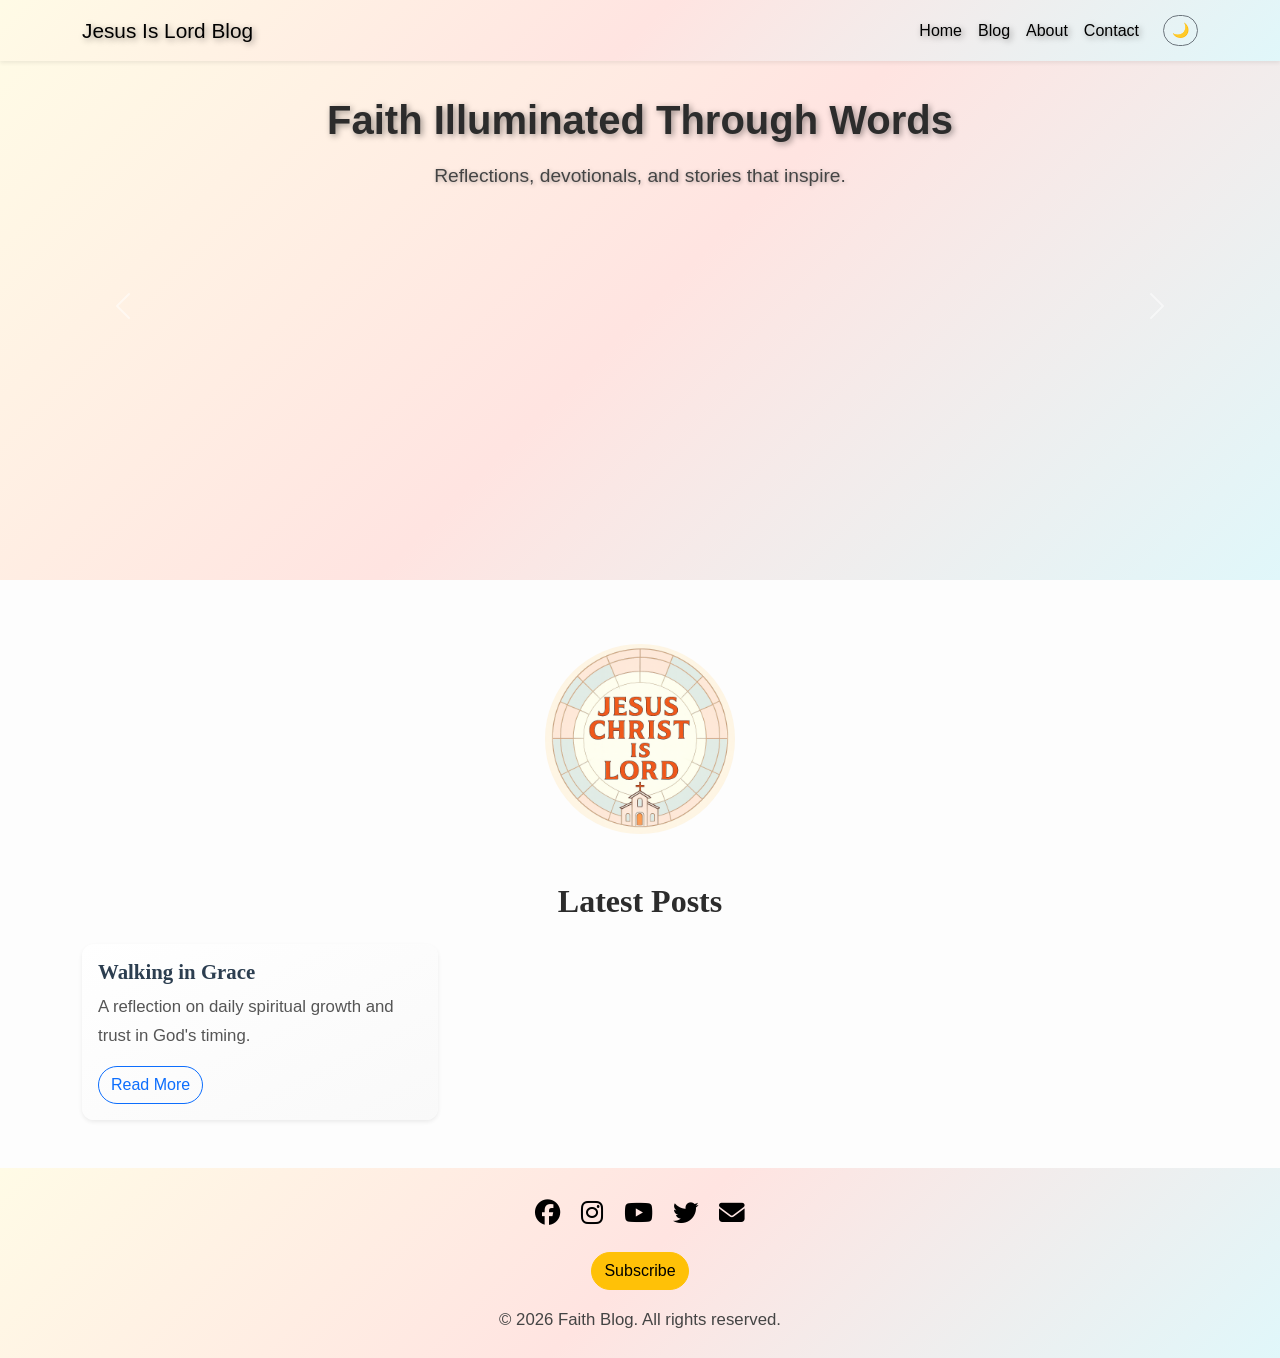
<file: index.html>
<!DOCTYPE html>
<html lang="en">
<head>
  <meta charset="UTF-8" />
  <meta name="viewport" content="width=device-width, initial-scale=1.0" />
  <title>Faith Blog - Home</title>
  <link href="https://cdn.jsdelivr.net/npm/bootstrap@5.3.2/dist/css/bootstrap.min.css" rel="stylesheet" />
  <link href="https://cdnjs.cloudflare.com/ajax/libs/font-awesome/6.5.0/css/all.min.css" rel="stylesheet" />
  <link href="style.css" rel="stylesheet" />
</head>
<body class="light-mode">

  <!-- Navbar -->
  <nav class="bg-primary navbar navbar-expand-lg navbar-light bg-light fixed-top shadow-sm">
    <div class="container">
    <a class="text-dark navbar-brand" href="index.html">Jesus Is Lord Blog</a>
      <button class="navbar-toggler" type="button" data-bs-toggle="collapse" data-bs-target="#navbarNav">
        <span class="navbar-toggler-icon"></span>
      </button>
      <div class="collapse navbar-collapse justify-content-end" id="navbarNav">
        <ul class="navbar-nav">
          <li class="nav-item"><a class="nav-link active" href="index.html">Home</a></li>
          <li class="nav-item"><a class="nav-link" href="blog.html">Blog</a></li>
          <li class="nav-item"><a class="nav-link" href="about.html">About</a></li>
          <li class="nav-item"><a class="nav-link" href="contact.html">Contact</a></li>
        </ul>
        <button id="darkModeToggle" class="btn btn-sm btn-outline-secondary ms-3">🌙</button>
      </div>
    </div>
  </nav>

  <!-- Hero Carousel -->
  <header class="mt-5 pt-5">
    <div id="heroCarousel" class="carousel slide carousel-fade" data-bs-ride="carousel">
      <div class="carousel-inner">

        <!-- Slide 1 with centered logo -->
        <div class="carousel-item active">
          <div class="d-flex flex-column justify-content-center align-items-center h-100 text-center">
    
            <h1>Faith Illuminated Through Words</h1>
            <p class="lead">Reflections, devotionals, and stories that inspire.</p>
          </div>
        </div>

        <!-- Slide 2 -->
        <div class="carousel-item">
          <div class="d-flex flex-column justify-content-center align-items-center h-100 text-center">
            <h1>Featured Verse</h1>
            <p class="lead">“The Lord is my light and my salvation.” — Psalm 27:1</p>
          </div>
        </div>

        <!-- Slide 3 -->
        <div class="carousel-item">
          <div class="d-flex flex-column justify-content-center align-items-center h-100 text-center">
            <h1>Community Voices</h1>
            <p class="lead">“This blog has deepened my faith journey.”</p>
          </div>
        </div>

      </div>

      <!-- Controls -->
      <button class="carousel-control-prev" type="button" data-bs-target="#heroCarousel" data-bs-slide="prev">
        <span class="carousel-control-prev-icon"></span>
      </button>
      <button class="carousel-control-next" type="button" data-bs-target="#heroCarousel" data-bs-slide="next">
        <span class="carousel-control-next-icon"></span>
      </button>
    </div>
  </header>

        <img src="logo2.jpeg" alt="Faith Blog Logo" class="images d-block mx-auto mb-3" style="max-width:190px; border-radius: 50%;" />
  <!-- Featured Posts -->
  <section class="container my-5">
    <h2 class="text-center mb-4">Latest Posts</h2>
    <div class="row g-4">
      <div class="col-md-4">
        <div class="card shadow-sm">
          <div class="card-body">
            <h5 class="card-title">Walking in Grace</h5>
            <p class="card-text">A reflection on daily spiritual growth and trust in God's timing.</p>
            <a href="blog.html" class="btn btn-outline-primary">Read More</a>
          </div>
        </div>
      </div>
      <!-- Repeat cards -->
    </div>
  </section>

  <!-- Footer -->
  <footer class="bg-dark text-light text-center py-4">
    <div class="social-icons mb-3">
      <a href="#"><i class="fab fa-facebook"></i></a>
      <a href="#"><i class="fab fa-instagram"></i></a>
      <a href="#"><i class="fab fa-youtube"></i></a>
      <a href="#"><i class="fab fa-twitter"></i></a>
      <a href="#"><i class="fas fa-envelope"></i></a>
    </div>
    <button class="btn btn-warning" data-bs-toggle="modal" data-bs-target="#newsletterModal">Subscribe</button>
    <p class="font-light mt-3">&copy; 2026 Faith Blog. All rights reserved.</p>
  </footer>

  <!-- Newsletter Modal -->
  <div class="modal fade" id="newsletterModal" tabindex="-1">
    <div class="modal-dialog">
      <div class="modal-content">
        <div class="modal-header"><h5 class="modal-title">Subscribe to our Newsletter</h5></div>
        <div class="modal-body">
          <form>
            <div class="mb-3"><input type="email" class="form-control" placeholder="Enter your email" required></div>
            <button type="submit" class="btn btn-light w-100">Subscribe</button>
          </form>
        </div>
      </div>
    </div>
  </div>

  <script src="https://cdn.jsdelivr.net/npm/bootstrap@5.3.2/dist/js/bootstrap.bundle.min.js"></script>
  <script>
    // Dark mode toggle
    const toggle = document.getElementById('darkModeToggle');
    toggle.addEventListener('click', () => {
      document.body.classList.toggle('dark-mode');
      document.body.classList.toggle('light-mode');
    });
  </script>
</body>
</html>
</file>
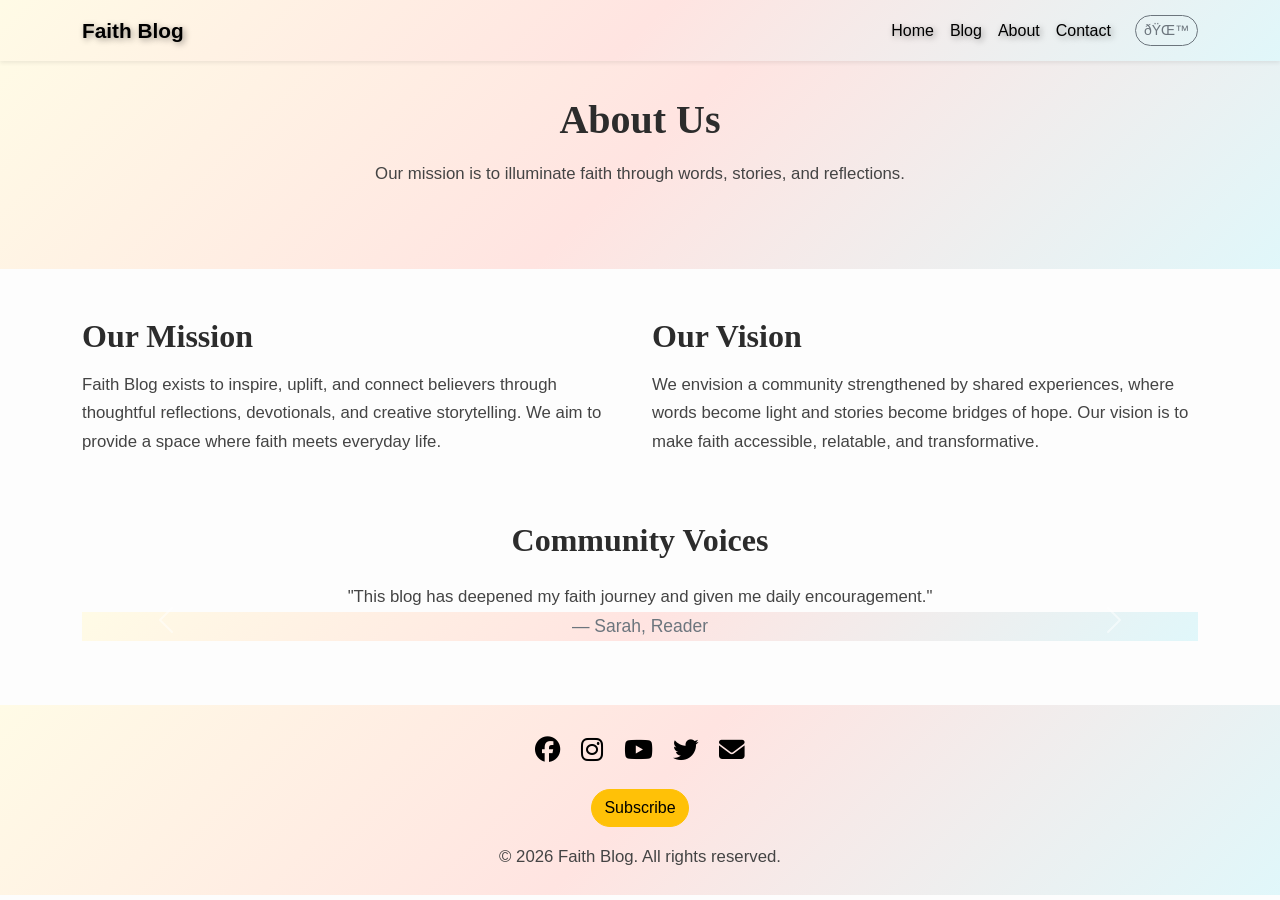
<file: about.html>
<!DOCTYPE html>
<html lang="en">
<head>
  <meta charset="UTF-8" />
  <meta name="viewport" content="width=device-width, initial-scale=1.0" />
  <title>Faith Blog - About</title>
  <link href="https://cdn.jsdelivr.net/npm/bootstrap@5.3.2/dist/css/bootstrap.min.css" rel="stylesheet" />
  <link href="https://cdnjs.cloudflare.com/ajax/libs/font-awesome/6.5.0/css/all.min.css" rel="stylesheet" />
  <link href="style.css" rel="stylesheet" />
</head>
<body class="light-mode">

  <!-- Navbar -->
  <nav class="navbar navbar-expand-lg navbar-light bg-light fixed-top shadow-sm">
    <div class="container">
      <a class="navbar-brand" href="index.html"><strong>Faith Blog</strong></a>
      <button class="navbar-toggler" type="button" data-bs-toggle="collapse" data-bs-target="#navbarNav">
        <span class="navbar-toggler-icon"></span>
      </button>
      <div class="collapse navbar-collapse justify-content-end" id="navbarNav">
        <ul class="navbar-nav">
          <li class="nav-item"><a class="nav-link" href="index.html">Home</a></li>
          <li class="nav-item"><a class="nav-link" href="blog.html">Blog</a></li>
          <li class="nav-item"><a class="nav-link active" href="about.html">About</a></li>
          <li class="nav-item"><a class="nav-link" href="contact.html">Contact</a></li>
        </ul>
        <button id="darkModeToggle" class="btn btn-sm btn-outline-secondary ms-3">ðŸŒ™</button>
      </div>
    </div>
  </nav>

  <!-- About Header -->
  <header class="mt-5 pt-5 text-center">
    <h1 class="mb-3">About Us</h1>
    <p class="lead">Our mission is to illuminate faith through words, stories, and reflections.</p>
  </header>

  <!-- Mission & Vision -->
  <section class="container my-5">
    <div class="row">
      <div class="col-md-6">
        <h2>Our Mission</h2>
        <p>Faith Blog exists to inspire, uplift, and connect believers through thoughtful reflections, devotionals, and creative storytelling. We aim to provide a space where faith meets everyday life.</p>
      </div>
      <div class="col-md-6">
        <h2>Our Vision</h2>
        <p>We envision a community strengthened by shared experiences, where words become light and stories become bridges of hope. Our vision is to make faith accessible, relatable, and transformative.</p>
      </div>
    </div>
  </section>

  <!-- Testimonial Carousel -->
  <section class="container my-5">
    <h2 class="text-center mb-4">Community Voices</h2>
    <div id="testimonialCarousel" class="carousel slide" data-bs-ride="carousel">
      <div class="carousel-inner text-center">
        <div class="carousel-item active">
          <blockquote class="blockquote">
            <p>"This blog has deepened my faith journey and given me daily encouragement."</p>
            <footer class="blockquote-footer">Sarah, Reader</footer>
          </blockquote>
        </div>
        <div class="carousel-item">
          <blockquote class="blockquote">
            <p>"I love how the devotionals connect scripture to real life challenges."</p>
            <footer class="blockquote-footer">David, Subscriber</footer>
          </blockquote>
        </div>
        <div class="carousel-item">
          <blockquote class="blockquote">
            <p>"The reflections are beautifully written and always uplifting."</p>
            <footer class="blockquote-footer">Maria, Community Member</footer>
          </blockquote>
        </div>
      </div>
      <button class="carousel-control-prev" type="button" data-bs-target="#testimonialCarousel" data-bs-slide="prev">
        <span class="carousel-control-prev-icon"></span>
      </button>
      <button class="carousel-control-next" type="button" data-bs-target="#testimonialCarousel" data-bs-slide="next">
        <span class="carousel-control-next-icon"></span>
      </button>
    </div>
  </section>

  <!-- Footer -->
  <footer class="bg-dark text-light text-center py-4">
    <div class="social-icons mb-3">
      <a href="#"><i class="fab fa-facebook"></i></a>
      <a href="#"><i class="fab fa-instagram"></i></a>
      <a href="#"><i class="fab fa-youtube"></i></a>
      <a href="#"><i class="fab fa-twitter"></i></a>
      <a href="#"><i class="fas fa-envelope"></i></a>
    </div>
    <button class="btn btn-warning" data-bs-toggle="modal" data-bs-target="#newsletterModal">Subscribe</button>
    <p class="mt-3">&copy; 2026 Faith Blog. All rights reserved.</p>
  </footer>

  <!-- Newsletter Modal -->
  <div class="modal fade" id="newsletterModal" tabindex="-1">
    <div class="modal-dialog">
      <div class="modal-content">
        <div class="modal-header"><h5 class="modal-title">Subscribe to our Newsletter</h5></div>
        <div class="modal-body">
          <form>
            <div class="mb-3"><input type="email" class="form-control" placeholder="Enter your email" required></div>
            <button type="submit" class="btn btn-primary w-100">Subscribe</button>
          </form>
        </div>
      </div>
    </div>
  </div>

  <script src="https://cdn.jsdelivr.net/npm/bootstrap@5.3.2/dist/js/bootstrap.bundle.min.js"></script>
  <script>
    // Dark mode toggle
    const toggle = document.getElementById('darkModeToggle');
    toggle.addEventListener('click', () => {
      document.body.classList.toggle('dark-mode');
      document.body.classList.toggle('light-mode');
    });
  </script>
</body>
</html>
</file>
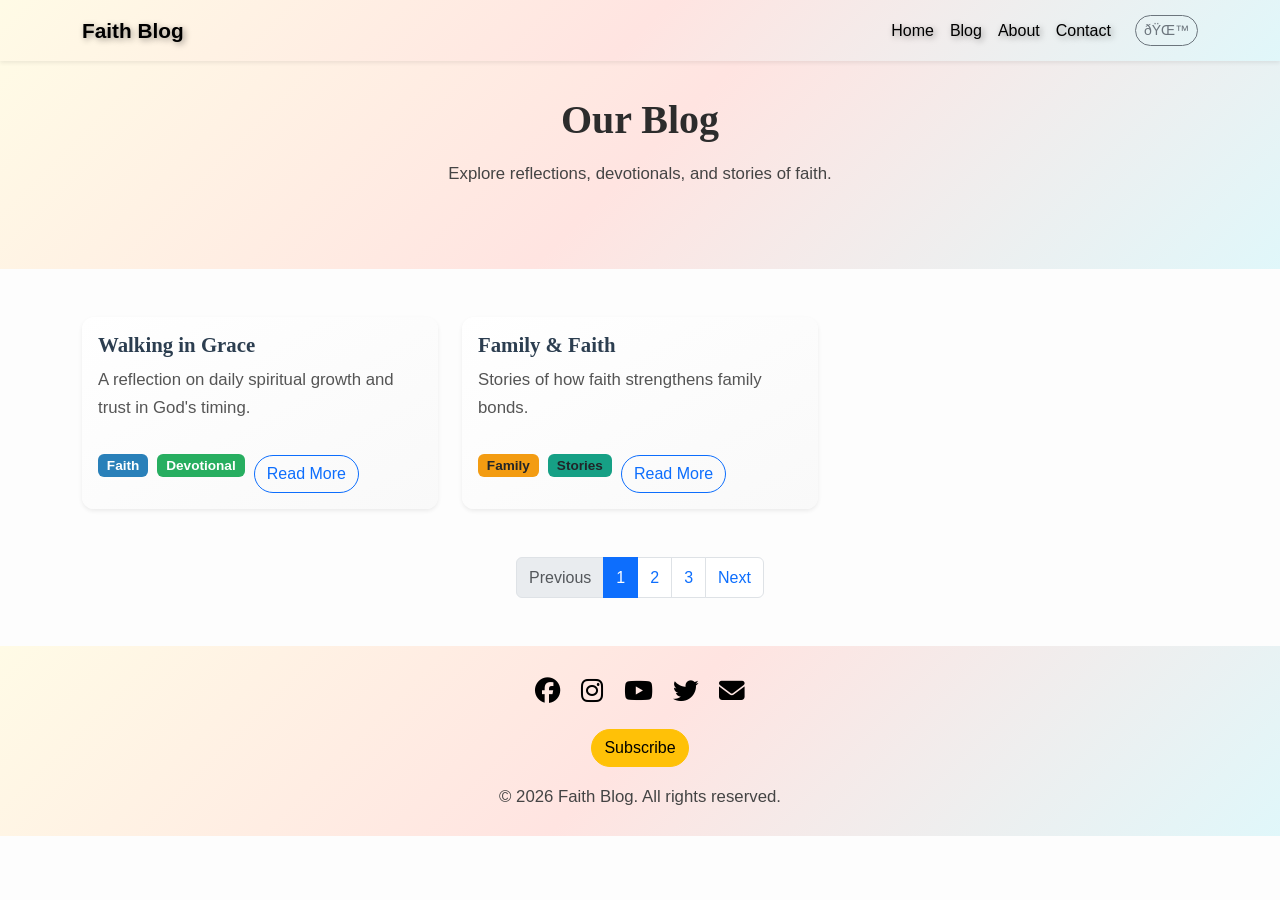
<file: blog.html>
<!DOCTYPE html>
<html lang="en">
<head>
  <meta charset="UTF-8" />
  <meta name="viewport" content="width=device-width, initial-scale=1.0" />
  <title>Faith Blog - Blog</title>
  <link href="https://cdn.jsdelivr.net/npm/bootstrap@5.3.2/dist/css/bootstrap.min.css" rel="stylesheet" />
  <link href="https://cdnjs.cloudflare.com/ajax/libs/font-awesome/6.5.0/css/all.min.css" rel="stylesheet" />
  <link href="style.css" rel="stylesheet" />
</head>
<body class="light-mode">

  <!-- Navbar -->
  <nav class="navbar navbar-expand-lg navbar-light bg-light fixed-top shadow-sm">
    <div class="container">
      <a class="navbar-brand" href="index.html"><strong>Faith Blog</strong></a>
      <button class="navbar-toggler" type="button" data-bs-toggle="collapse" data-bs-target="#navbarNav">
        <span class="navbar-toggler-icon"></span>
      </button>
      <div class="collapse navbar-collapse justify-content-end" id="navbarNav">
        <ul class="navbar-nav">
          <li class="nav-item"><a class="nav-link" href="index.html">Home</a></li>
          <li class="nav-item"><a class="nav-link active" href="blog.html">Blog</a></li>
          <li class="nav-item"><a class="nav-link" href="about.html">About</a></li>
          <li class="nav-item"><a class="nav-link" href="contact.html">Contact</a></li>
        </ul>
        <button id="darkModeToggle" class="btn btn-sm btn-outline-secondary ms-3">ðŸŒ™</button>
      </div>
    </div>
  </nav>

  <!-- Blog Header -->
  <header class="mt-5 pt-5 text-center">
    <h1 class="mb-3">Our Blog</h1>
    <p class="lead">Explore reflections, devotionals, and stories of faith.</p>
  </header>

  <!-- Blog Grid -->
  <section class="container my-5">
    <div class="row g-4">
      <!-- Blog Post Card -->
      <div class="col-md-4">
        <div class="card shadow-sm h-100">
          <div class="card-body">
            <h5 class="card-title">Walking in Grace</h5>
            <p class="card-text">A reflection on daily spiritual growth and trust in God's timing.</p>
            <span class="badge bg-primary">Faith</span>
            <span class="badge bg-success">Devotional</span>
            <a href="#" class="btn btn-outline-primary mt-3">Read More</a>
          </div>
        </div>
      </div>
      <!-- Repeat more cards -->
      <div class="col-md-4">
        <div class="card shadow-sm h-100">
          <div class="card-body">
            <h5 class="card-title">Family & Faith</h5>
            <p class="card-text">Stories of how faith strengthens family bonds.</p>
            <span class="badge bg-warning text-dark">Family</span>
            <span class="badge bg-info text-dark">Stories</span>
            <a href="#" class="btn btn-outline-primary mt-3">Read More</a>
          </div>
        </div>
      </div>
    </div>

    <!-- Pagination -->
    <nav aria-label="Blog pagination" class="mt-5">
      <ul class="pagination justify-content-center">
        <li class="page-item disabled"><a class="page-link">Previous</a></li>
        <li class="page-item active"><a class="page-link" href="#">1</a></li>
        <li class="page-item"><a class="page-link" href="#">2</a></li>
        <li class="page-item"><a class="page-link" href="#">3</a></li>
        <li class="page-item"><a class="page-link" href="#">Next</a></li>
      </ul>
    </nav>
  </section>

  <!-- Footer -->
  <footer class="bg-dark text-light text-center py-4">
    <div class="social-icons mb-3">
      <a href="#"><i class="fab fa-facebook"></i></a>
      <a href="#"><i class="fab fa-instagram"></i></a>
      <a href="#"><i class="fab fa-youtube"></i></a>
      <a href="#"><i class="fab fa-twitter"></i></a>
      <a href="#"><i class="fas fa-envelope"></i></a>
    </div>
    <button class="btn btn-warning" data-bs-toggle="modal" data-bs-target="#newsletterModal">Subscribe</button>
    <p class="mt-3">&copy; 2026 Faith Blog. All rights reserved.</p>
  </footer>

  <!-- Newsletter Modal -->
  <div class="modal fade" id="newsletterModal" tabindex="-1">
    <div class="modal-dialog">
      <div class="modal-content">
        <div class="modal-header"><h5 class="modal-title">Subscribe to our Newsletter</h5></div>
        <div class="modal-body">
          <form>
            <div class="mb-3"><input type="email" class="form-control" placeholder="Enter your email" required></div>
            <button type="submit" class="btn btn-primary w-100">Subscribe</button>
          </form>
        </div>
      </div>
    </div>
  </div>

  <script src="https://cdn.jsdelivr.net/npm/bootstrap@5.3.2/dist/js/bootstrap.bundle.min.js"></script>
  <script>
    // Dark mode toggle
    const toggle = document.getElementById('darkModeToggle');
    toggle.addEventListener('click', () => {
      document.body.classList.toggle('dark-mode');
      document.body.classList.toggle('light-mode');
    });
  </script>
</body>
</html>
</file>
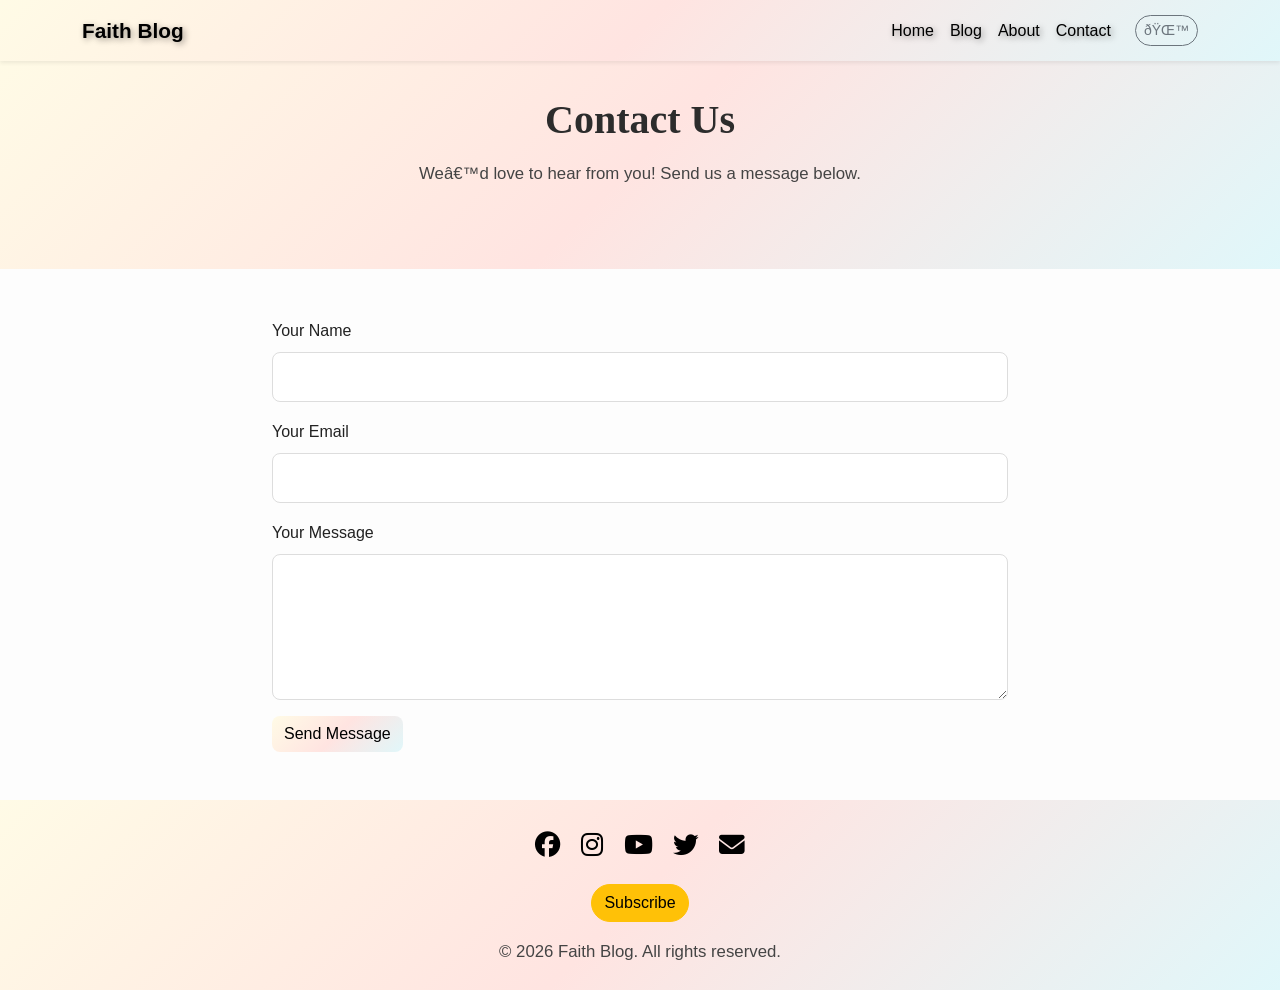
<file: contact.html>
<!DOCTYPE html>
<html lang="en">
<head>
  <meta charset="UTF-8" />
  <meta name="viewport" content="width=device-width, initial-scale=1.0" />
  <title>Faith Blog - Contact</title>
  <link href="https://cdn.jsdelivr.net/npm/bootstrap@5.3.2/dist/css/bootstrap.min.css" rel="stylesheet" />
  <link href="https://cdnjs.cloudflare.com/ajax/libs/font-awesome/6.5.0/css/all.min.css" rel="stylesheet" />
  <link href="style.css" rel="stylesheet" />
</head>
<body class="light-mode">

  <!-- Navbar -->
  <nav class="navbar navbar-expand-lg navbar-light bg-light fixed-top shadow-sm">
    <div class="container">
      <a class="navbar-brand" href="index.html"><strong>Faith Blog</strong></a>
      <button class="navbar-toggler" type="button" data-bs-toggle="collapse" data-bs-target="#navbarNav">
        <span class="navbar-toggler-icon"></span>
      </button>
      <div class="collapse navbar-collapse justify-content-end" id="navbarNav">
        <ul class="navbar-nav">
          <li class="nav-item"><a class="nav-link" href="index.html">Home</a></li>
          <li class="nav-item"><a class="nav-link" href="blog.html">Blog</a></li>
          <li class="nav-item"><a class="nav-link" href="about.html">About</a></li>
          <li class="nav-item"><a class="nav-link active" href="contact.html">Contact</a></li>
        </ul>
        <button id="darkModeToggle" class="btn btn-sm btn-outline-secondary ms-3">ðŸŒ™</button>
      </div>
    </div>
  </nav>

  <!-- Contact Header -->
  <header class="mt-5 pt-5 text-center">
    <h1 class="mb-3">Contact Us</h1>
    <p class="lead">Weâ€™d love to hear from you! Send us a message below.</p>
  </header>

  <!-- Contact Form -->
  <section class="container my-5">
    <div class="row justify-content-center">
      <div class="col-md-8">
        <form class="needs-validation" novalidate>
          <div class="mb-3">
            <label for="name" class="form-label">Your Name</label>
            <input type="text" class="form-control" id="name" required>
            <div class="invalid-feedback">Please enter your name.</div>
          </div>
          <div class="mb-3">
            <label for="email" class="form-label">Your Email</label>
            <input type="email" class="form-control" id="email" required>
            <div class="invalid-feedback">Please enter a valid email address.</div>
          </div>
          <div class="mb-3">
            <label for="message" class="form-label">Your Message</label>
            <textarea class="form-control" id="message" rows="5" required></textarea>
            <div class="invalid-feedback">Please enter your message.</div>
          </div>
          <button type="submit" class="btn btn-primary">Send Message</button>
        </form>
      </div>
    </div>
  </section>

  <!-- Footer -->
  <footer class="bg-dark text-light text-center py-4">
    <div class="social-icons mb-3">
      <a href="#"><i class="fab fa-facebook"></i></a>
      <a href="#"><i class="fab fa-instagram"></i></a>
      <a href="#"><i class="fab fa-youtube"></i></a>
      <a href="#"><i class="fab fa-twitter"></i></a>
      <a href="#"><i class="fas fa-envelope"></i></a>
    </div>
    <button class="btn btn-warning" data-bs-toggle="modal" data-bs-target="#newsletterModal">Subscribe</button>
    <p class="mt-3">&copy; 2026 Faith Blog. All rights reserved.</p>
  </footer>

  <!-- Newsletter Modal -->
  <div class="modal fade" id="newsletterModal" tabindex="-1">
    <div class="modal-dialog">
      <div class="modal-content">
        <div class="modal-header"><h5 class="modal-title">Subscribe to our Newsletter</h5></div>
        <div class="modal-body">
          <form>
            <div class="mb-3"><input type="email" class="form-control" placeholder="Enter your email" required></div>
            <button type="submit" class="btn btn-primary w-100">Subscribe</button>
          </form>
        </div>
      </div>
    </div>
  </div>

  <script src="https://cdn.jsdelivr.net/npm/bootstrap@5.3.2/dist/js/bootstrap.bundle.min.js"></script>
  <script>
    // Dark mode toggle
    const toggle = document.getElementById('darkModeToggle');
    toggle.addEventListener('click', () => {
      document.body.classList.toggle('dark-mode');
      document.body.classList.toggle('light-mode');
    });

    // Bootstrap form validation
    (() => {
      'use strict';
      const forms = document.querySelectorAll('.needs-validation');
      Array.from(forms).forEach(form => {
        form.addEventListener('submit', event => {
          if (!form.checkValidity()) {
            event.preventDefault();
            event.stopPropagation();
          }
          form.classList.add('was-validated');
        }, false);
      });
    })();
  </script>
</body>
</html>
</file>
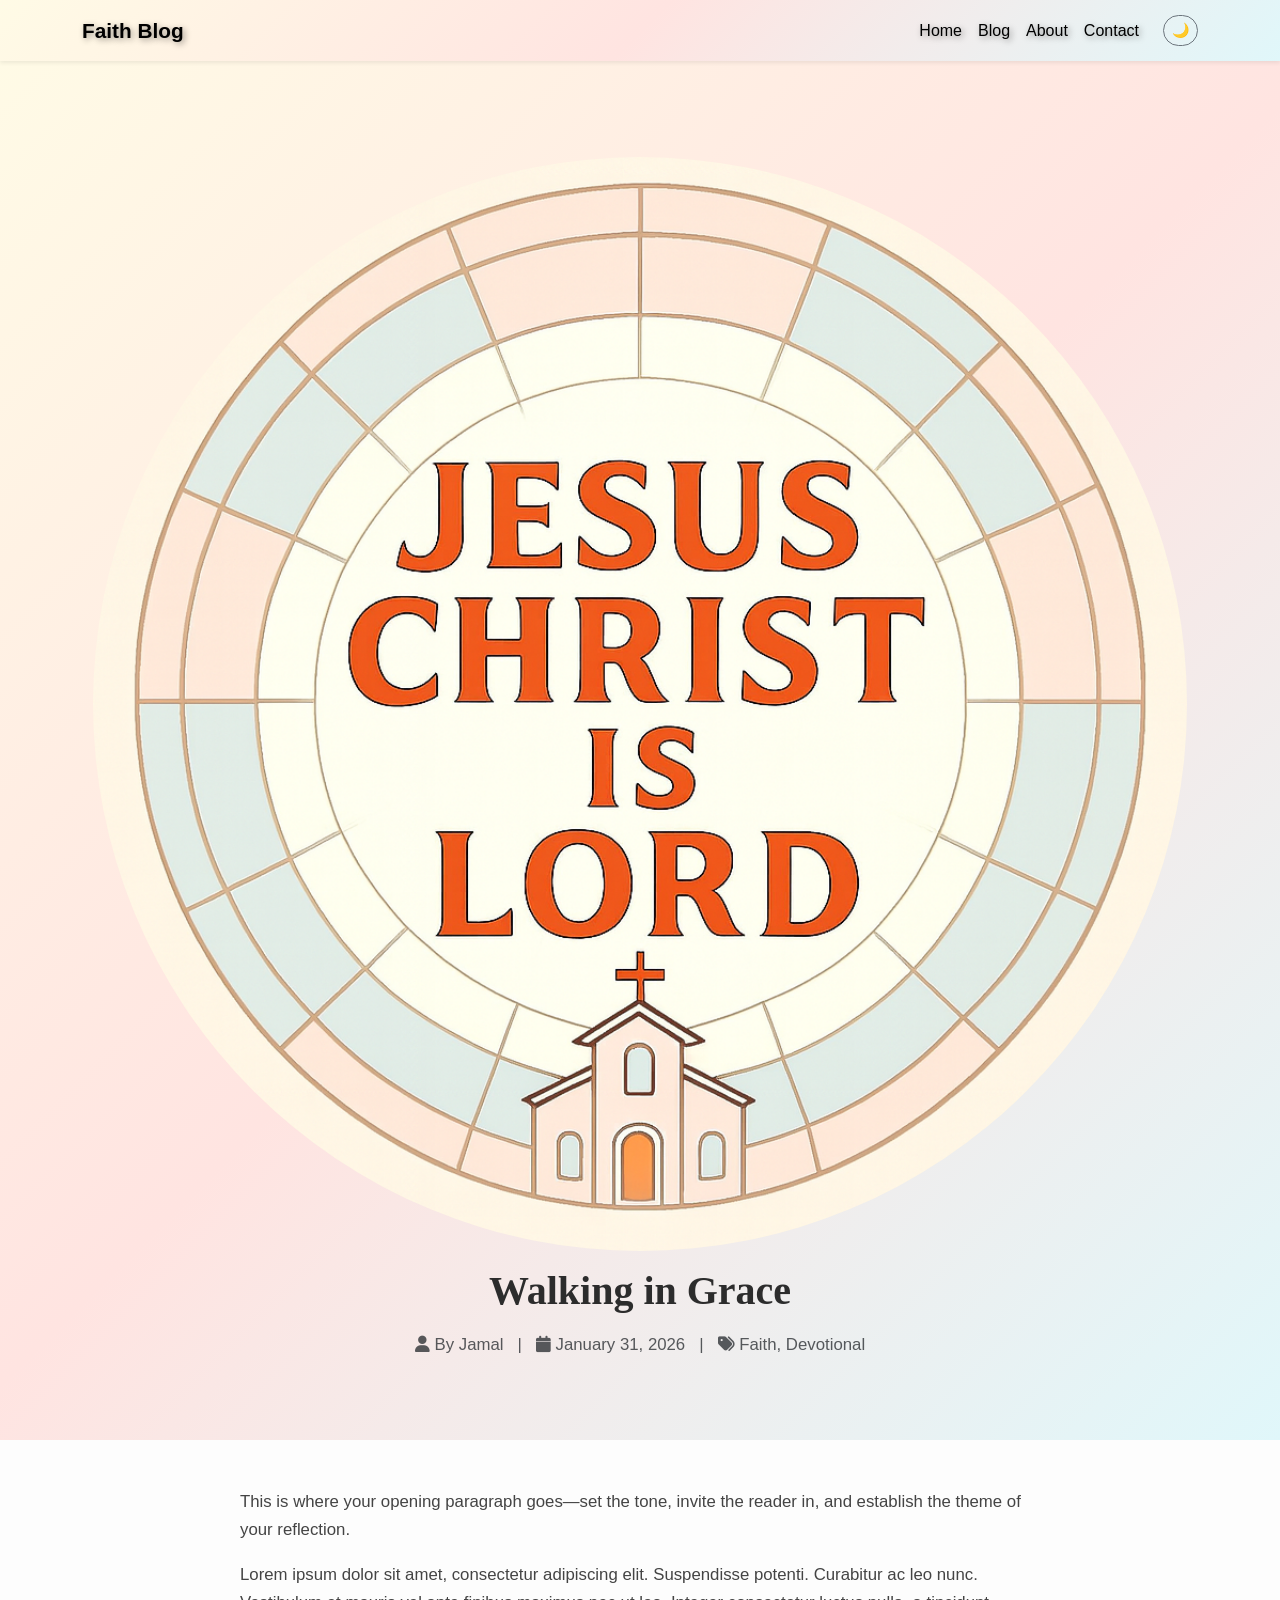
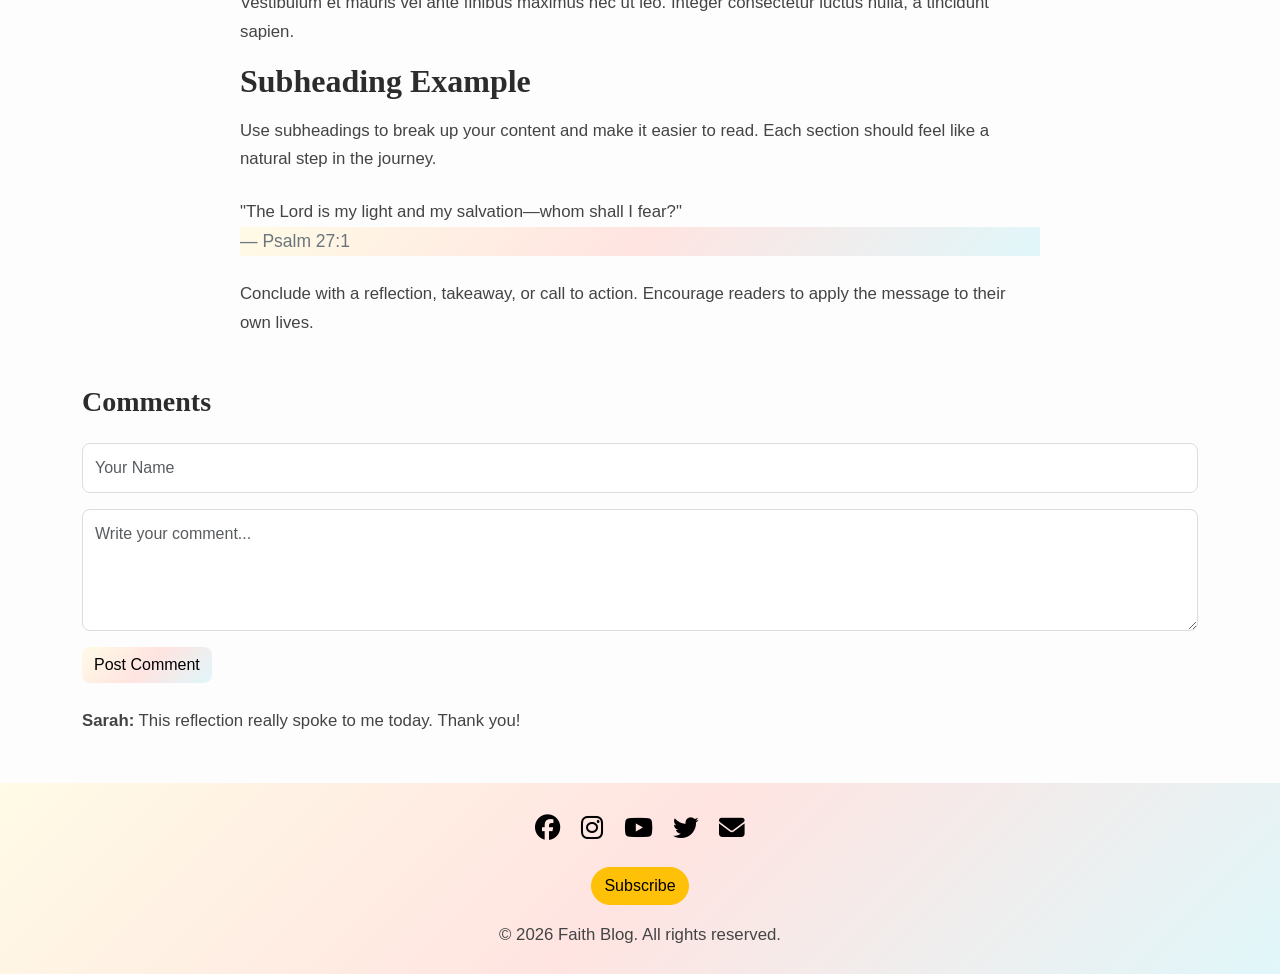
<file: post-template.html>
<!DOCTYPE html>
<html lang="en">
<head>
  <meta charset="UTF-8" />
  <meta name="viewport" content="width=device-width, initial-scale=1.0" />
  <title>Faith Blog - Blog Post</title>
  <link href="https://cdn.jsdelivr.net/npm/bootstrap@5.3.2/dist/css/bootstrap.min.css" rel="stylesheet" />
  <link href="https://cdnjs.cloudflare.com/ajax/libs/font-awesome/6.5.0/css/all.min.css" rel="stylesheet" />
  <link href="style.css" rel="stylesheet" />
</head>
<body class="light-mode">

  <!-- Navbar -->
  <nav class="navbar navbar-expand-lg navbar-light bg-light fixed-top shadow-sm">
    <div class="container">
      <a class="navbar-brand" href="index.html"><strong>Faith Blog</strong></a>
      <button class="navbar-toggler" type="button" data-bs-toggle="collapse" data-bs-target="#navbarNav">
        <span class="navbar-toggler-icon"></span>
      </button>
      <div class="collapse navbar-collapse justify-content-end" id="navbarNav">
        <ul class="navbar-nav">
          <li class="nav-item"><a class="nav-link" href="index.html">Home</a></li>
          <li class="nav-item"><a class="nav-link active" href="blog.html">Blog</a></li>
          <li class="nav-item"><a class="nav-link" href="about.html">About</a></li>
          <li class="nav-item"><a class="nav-link" href="contact.html">Contact</a></li>
        </ul>
        <button id="darkModeToggle" class="btn btn-sm btn-outline-secondary ms-3">🌙</button>
      </div>
    </div>
  </nav>

  <!-- Blog Post Hero -->
  <header class="mt-5 pt-5 text-center">
    
          <img src="logo2.jpeg" alt="Faith Blog Logo" class="images d-block mx-auto mb-3" style="width:90%; border-radius: 50%;" />
    
    <h1 class="mb-3">Walking in Grace</h1>
    <p class="text-muted">
      <i class="fas fa-user"></i> By Jamal &nbsp; | &nbsp;
      <i class="fas fa-calendar"></i> January 31, 2026 &nbsp; | &nbsp;
      <i class="fas fa-tags"></i> Faith, Devotional
    </p>
  </header>

  <!-- Blog Content -->
  <main class="container my-5">
    <article class="mx-auto" style="max-width: 800px;">
      <p class="lead">This is where your opening paragraph goes—set the tone, invite the reader in, and establish the theme of your reflection.</p>

      <p>Lorem ipsum dolor sit amet, consectetur adipiscing elit. Suspendisse potenti. Curabitur ac leo nunc. Vestibulum et mauris vel ante finibus maximus nec ut leo. Integer consectetur luctus nulla, a tincidunt sapien.</p>

      <h2>Subheading Example</h2>
      <p>Use subheadings to break up your content and make it easier to read. Each section should feel like a natural step in the journey.</p>

      <blockquote class="blockquote my-4">
        <p>"The Lord is my light and my salvation—whom shall I fear?"</p>
        <footer class="blockquote-footer">Psalm 27:1</footer>
      </blockquote>

      <p>Conclude with a reflection, takeaway, or call to action. Encourage readers to apply the message to their own lives.</p>
    </article>
  </main>

  <!-- Comments Section -->
  <section class="container my-5">
    <h3 class="mb-4">Comments</h3>
    <form class="needs-validation" novalidate>
      <div class="mb-3">
        <input type="text" class="form-control" placeholder="Your Name" required>
      </div>
      <div class="mb-3">
        <textarea class="form-control" rows="4" placeholder="Write your comment..." required></textarea>
      </div>
      <button type="submit" class="btn btn-primary">Post Comment</button>
    </form>
    <!-- Example Comment -->
    <div class="mt-4">
      <p><strong>Sarah:</strong> This reflection really spoke to me today. Thank you!</p>
    </div>
  </section>

  <!-- Footer -->
  <footer class="bg-dark text-light text-center py-4">
    <div class="social-icons mb-3">
      <a href="#"><i class="fab fa-facebook"></i></a>
      <a href="#"><i class="fab fa-instagram"></i></a>
      <a href="#"><i class="fab fa-youtube"></i></a>
      <a href="#"><i class="fab fa-twitter"></i></a>
      <a href="#"><i class="fas fa-envelope"></i></a>
    </div>
    <button class="btn btn-warning" data-bs-toggle="modal" data-bs-target="#newsletterModal">Subscribe</button>
    <p class="mt-3">&copy; 2026 Faith Blog. All rights reserved.</p>
  </footer>

  <!-- Newsletter Modal -->
  <div class="modal fade" id="newsletterModal" tabindex="-1">
    <div class="modal-dialog">
      <div class="modal-content">
        <div class="modal-header"><h5 class="modal-title">Subscribe to our Newsletter</h5></div>
        <div class="modal-body">
          <form>
            <div class="mb-3"><input type="email" class="form-control" placeholder="Enter your email" required></div>
            <button type="submit" class="btn btn-primary w-100">Subscribe</button>
          </form>
        </div>
      </div>
    </div>
  </div>

  <!-- Scripts -->
  <script src="https://cdn.jsdelivr.net/npm/bootstrap@5.3.2/dist/js/bootstrap.bundle.min.js"></script>
  <script>
    // Dark mode toggle
    const toggle = document.getElementById('darkModeToggle');
    toggle.addEventListener('click', () => {
      document.body.classList.toggle('dark-mode');
      document.body.classList.toggle('light-mode');
    });

    // Bootstrap form validation
    (() => {
      'use strict';
      const forms = document.querySelectorAll('.needs-validation');
      Array.from(forms).forEach(form => {
        form.addEventListener('submit', event => {
          if (!form.checkValidity()) {
            event.preventDefault();
            event.stopPropagation();
          }
          form.classList.add('was-validated');
        }, false);
      });
    })();
  </script>
</body>
</html>
</file>
<file: style.css>
/* ===========================
   Base Typography & Body
   =========================== */
body {
  font-family: 'Inter', sans-serif;
  line-height: 1.7;
  background-color: #fafafa;
  color: #222;
  transition: background-color 0.3s ease, color 0.3s ease;
}

h1, h2, h3, h4, h5 {
  font-family: 'Playfair Display', serif;
  font-weight: 600;
  margin-bottom: 1rem;
  color: #2c2c2c;
}

p, .lead {
  font-size: 1.05rem;
  color: #444;
}

/* ===========================
   Light & Dark Mode
   =========================== */
body.light-mode {
  background-color: #fdfdfd;
  color: #222;
}

body.dark-mode {
  background-color: #121212;
  color: #eee;
}

body.dark-mode h1, 
body.dark-mode h2, 
body.dark-mode h3, 
body.dark-mode h4, 
body.dark-mode h5 {
  color: #fdfdfd;
}

body.dark-mode p, 
body.dark-mode .lead {
  color: #ccc;
}

body.dark-mode .card {
  background: linear-gradient(to bottom right, #1e1e1e, #2a2a2a);
  color: #eee;
}

body.dark-mode .navbar,
body.dark-mode footer {
  background: linear-gradient(to right, #1a1a1a, #333);
}

body.dark-mode .nav-link:hover {
  color: #ffd700 !important;
}

/* ===========================
   Navbar
   =========================== */
.navbar {
  font-size: 1rem;
  background: linear-gradient(135deg, #fffbe6, #ffe4e1, #e0f7fa);
  color: #000 !important;
  text-shadow: 2px 2px 6px rgba(0,0,0,0.4);
}

.navbar-brand {
  font-family: 'Lato', 'Barlow', 'Futura', sans-serif;
  font-size: 1.3rem;
  color: #000 !important;
  text-shadow: 2px 2px 6px rgba(0,0,0,0.4);
}

.nav-link {
  color: #000 !important;
  transition: color 0.3s ease;
}

.nav-link:hover {
  color: #222 !important;
}

/* ===========================
   Hero Section
   =========================== */
.hero, header {
  background: linear-gradient(135deg, #fffbe6, #ffe4e1, #e0f7fa);
  padding: 4rem 2rem;
  text-align: center;
}

.hero h1 {
  font-size: 2.8rem;
  margin-top: 1rem;
  background: linear-gradient(to right, #d35400, #2980b9);
  -webkit-background-clip: text;
  -webkit-text-fill-color: transparent;
}

.hero p {
  font-size: 1.2rem;
  color: #555;
}

.hero img {
  max-width: 220px;
  animation: fadeIn 2s ease;
}

/* ===========================
   Blog Cards
   =========================== */
.card {
  border: none;
  border-radius: 12px;
  transition: transform 0.3s ease, box-shadow 0.3s ease;
  background: linear-gradient(to bottom right, #ffffff, #f9f9f9);
}

.card:hover {
  transform: translateY(-6px);
  box-shadow: 0 10px 25px rgba(0,0,0,0.15);
}

.card-title {
  font-size: 1.3rem;
  color: #2c3e50;
}

.card-text {
  color: #555;
}

/* ===========================
   Badges
   =========================== */
.badge {
  margin-right: 0.3rem;
  font-size: 0.85rem;
  border-radius: 6px;
}

.badge.bg-primary { background-color: #2980b9 !important; }
.badge.bg-success { background-color: #27ae60 !important; }
.badge.bg-warning { background-color: #f39c12 !important; }
.badge.bg-info    { background-color: #16a085 !important; }

/* ===========================
   Footer
   =========================== */
footer {
  background: linear-gradient(135deg, #fffbe6, #ffe4e1, #e0f7fa);
  color: #000;
}

footer p {
  margin: 0;
}

.social-icons a {
  color: #000;
  margin: 0 0.5rem;
  font-size: 1.6rem;
  transition: color 0.3s ease, transform 0.3s ease;
}

.social-icons a:hover {
  color: #ffd700;
  transform: scale(1.2);
}

/* ===========================
   Buttons
   =========================== */
.btn {
  border-radius: 25px;
  transition: all 0.3s ease;
}

.btn:hover {
  transform: scale(1.05);
  box-shadow: 0 4px 12px rgba(0,0,0,0.2);
}

/* ===========================
   Forms
   =========================== */
form .form-control {
  border-radius: 8px;
  padding: 0.75rem;
  border: 1px solid #ddd;
}

form .form-control:focus {
  border-color: #2980b9;
  box-shadow: 0 0 8px rgba(41,128,185,0.3);
}

form .btn {
  border-radius: 8px;
  background: linear-gradient(135deg, #fffbe6, #ffe4e1, #e0f7fa);
  border: none;
  color: #000;
}

form .btn:hover {
  background: linear-gradient(to right, #ffd700, #ff6f61);
  
}

/* ===========================
   Carousel (Hero)
   =========================== */
#heroCarousel {
  height: 420px;
  position: relative;
  overflow: hidden;
}

#heroCarousel .carousel-item {
  height: 100%;
  display: flex;
  flex-direction: column;
  justify-content: center; 
  align-items: center;     
  text-align: center;
  position: relative;
  color: #fff;
}

#heroCarousel .carousel-item::before {
  content: "";
  position: absolute;
  inset: 0;
  background: transparent;
  z-index: -1;
  background-size: 200% 200%;
  animation: parallaxShift 12s ease-in-out infinite;
}

#heroCarousel h1 {
  font-size: 2.5rem;
  font-family: 'Lato', sans-serif;
  margin-bottom: 1rem;
  text-shadow: 2px 2px 6px rgba(0,0,0,0.4);
}

#heroCarousel p {
  font-size: 1.2rem;
  max-width: 600px;
  margin: 0 auto;
  text-shadow: 1px 1px 4px rgba(0,0,0,0.3);
}

.images {
  height: auto;
  width: 100%;
  margin: 5%;
}

/* Fade Transition */
#heroCarousel.carousel.carousel-fade .carousel-item {
  opacity: 0;
  transition: opacity 0.8s ease-in-out;
}

#heroCarousel.carousel.carousel-fade .carousel-item.active,
#heroCarousel.carousel.carousel-fade .carousel-item-next.carousel-item-start,
#heroCarousel.carousel.carousel-fade .carousel-item-prev.carousel-item-end {
  opacity: 1;
  transition: opacity 0.8s ease-in-out;
}

/* Zoom-in Animation */
#heroCarousel .carousel-item h1,
#heroCarousel .carousel-item p,
#heroCarousel .carousel-item img {
  transform: scale(0.95);
  transition: transform 1s ease;
}

#heroCarousel .carousel-item.active h1,
#heroCarousel .carousel-item.active p,
#heroCarousel .carousel-item.active img {
  transform: scale(1);
}

/* Parallax Keyframes */
@keyframes parallaxShift {
  0%   { background-position: 0% 50%; }
  50%  { background-position: 100% 50%; }
  100% { background-position: 0% 50%; }
}

/* ===========================
   Animations
   =========================== */
@keyframes fadeIn {
  from { opacity: 0; transform: translateY(20px); }
  to   { opacity: 1; transform: translateY(0); }
}
</file>
